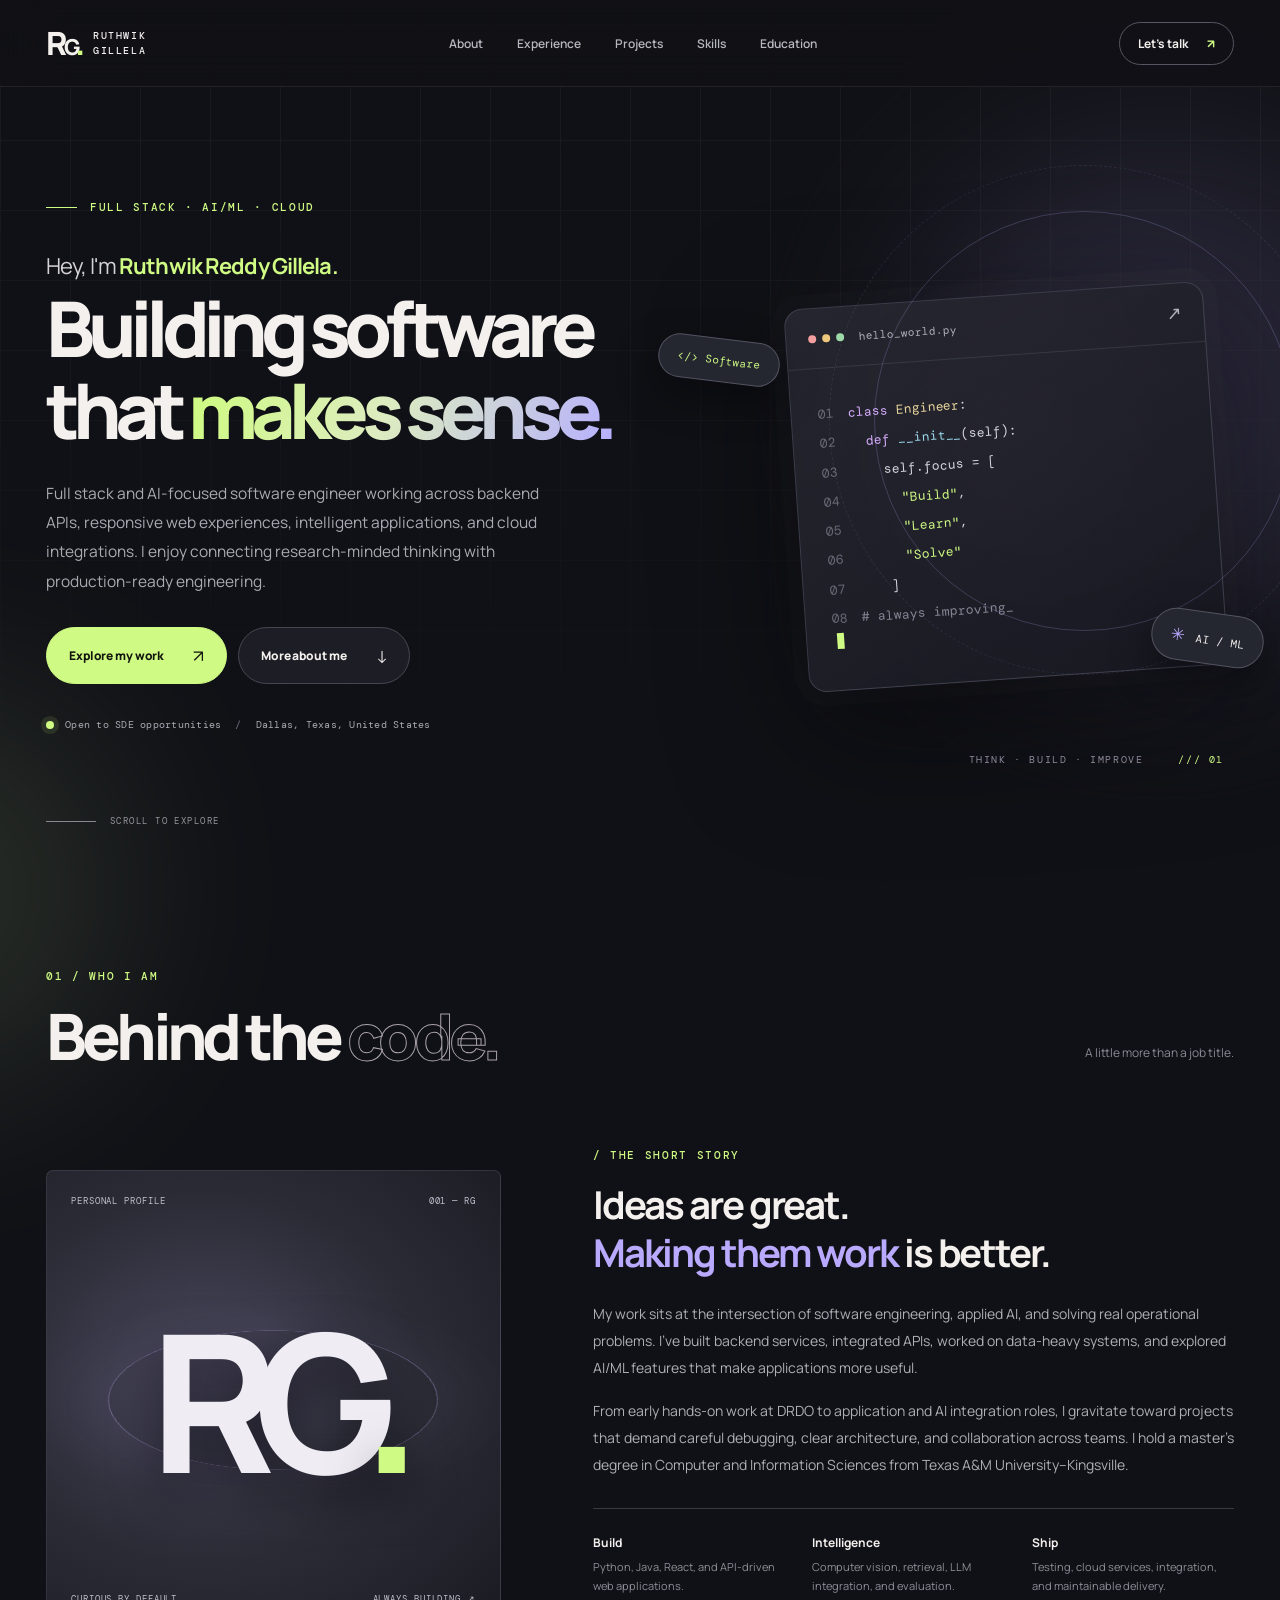
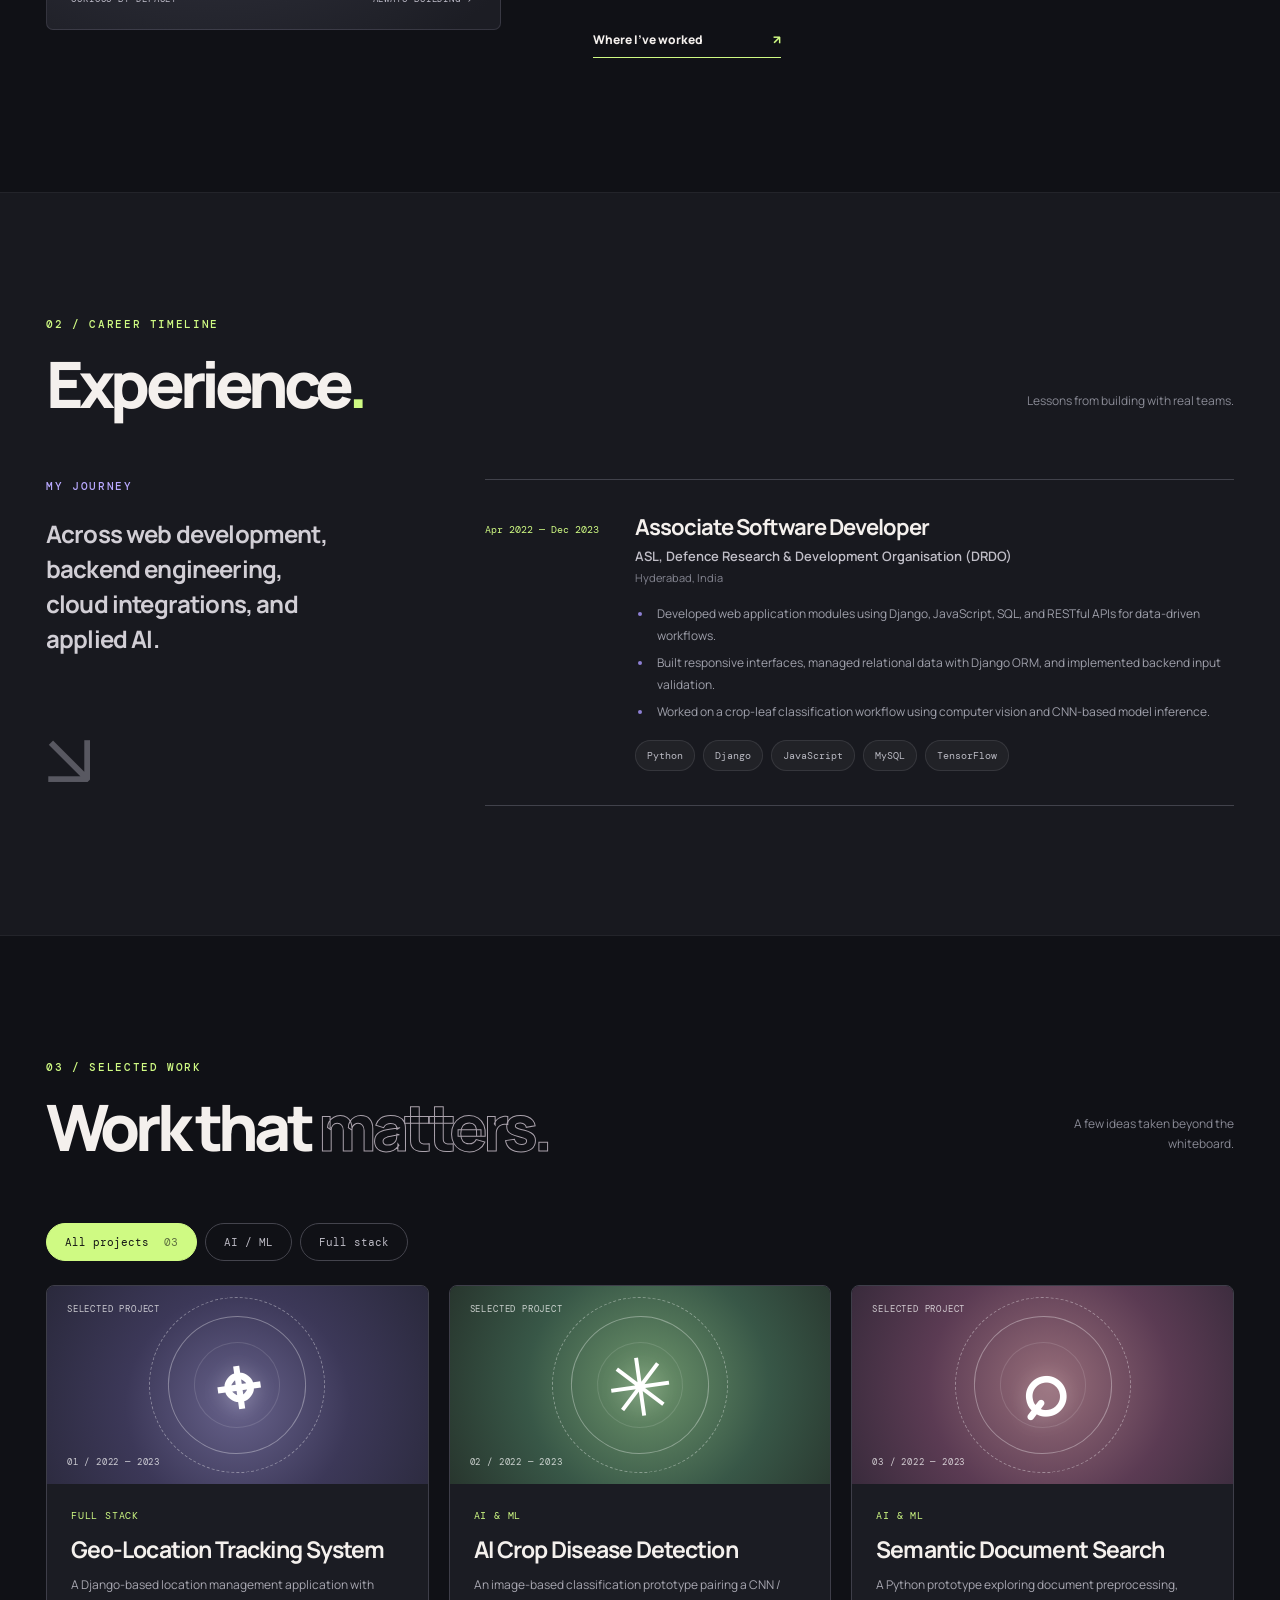
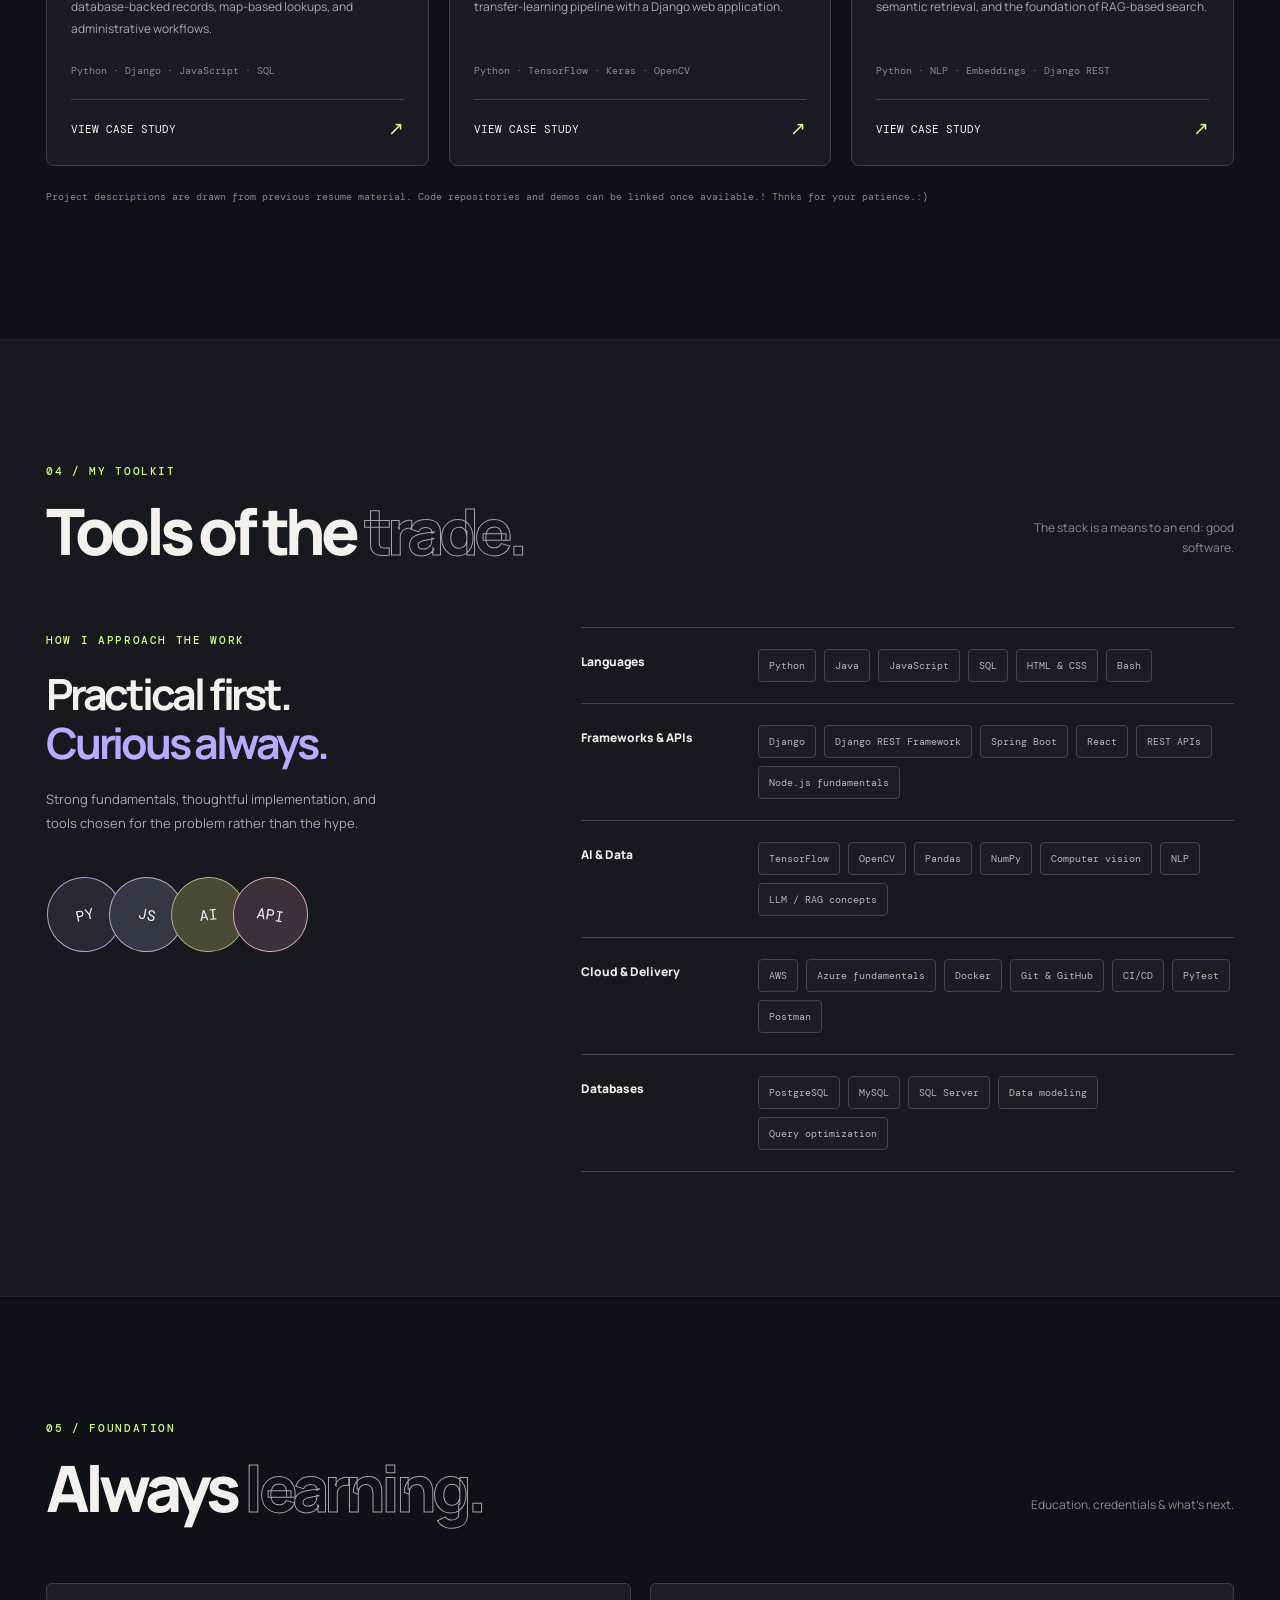
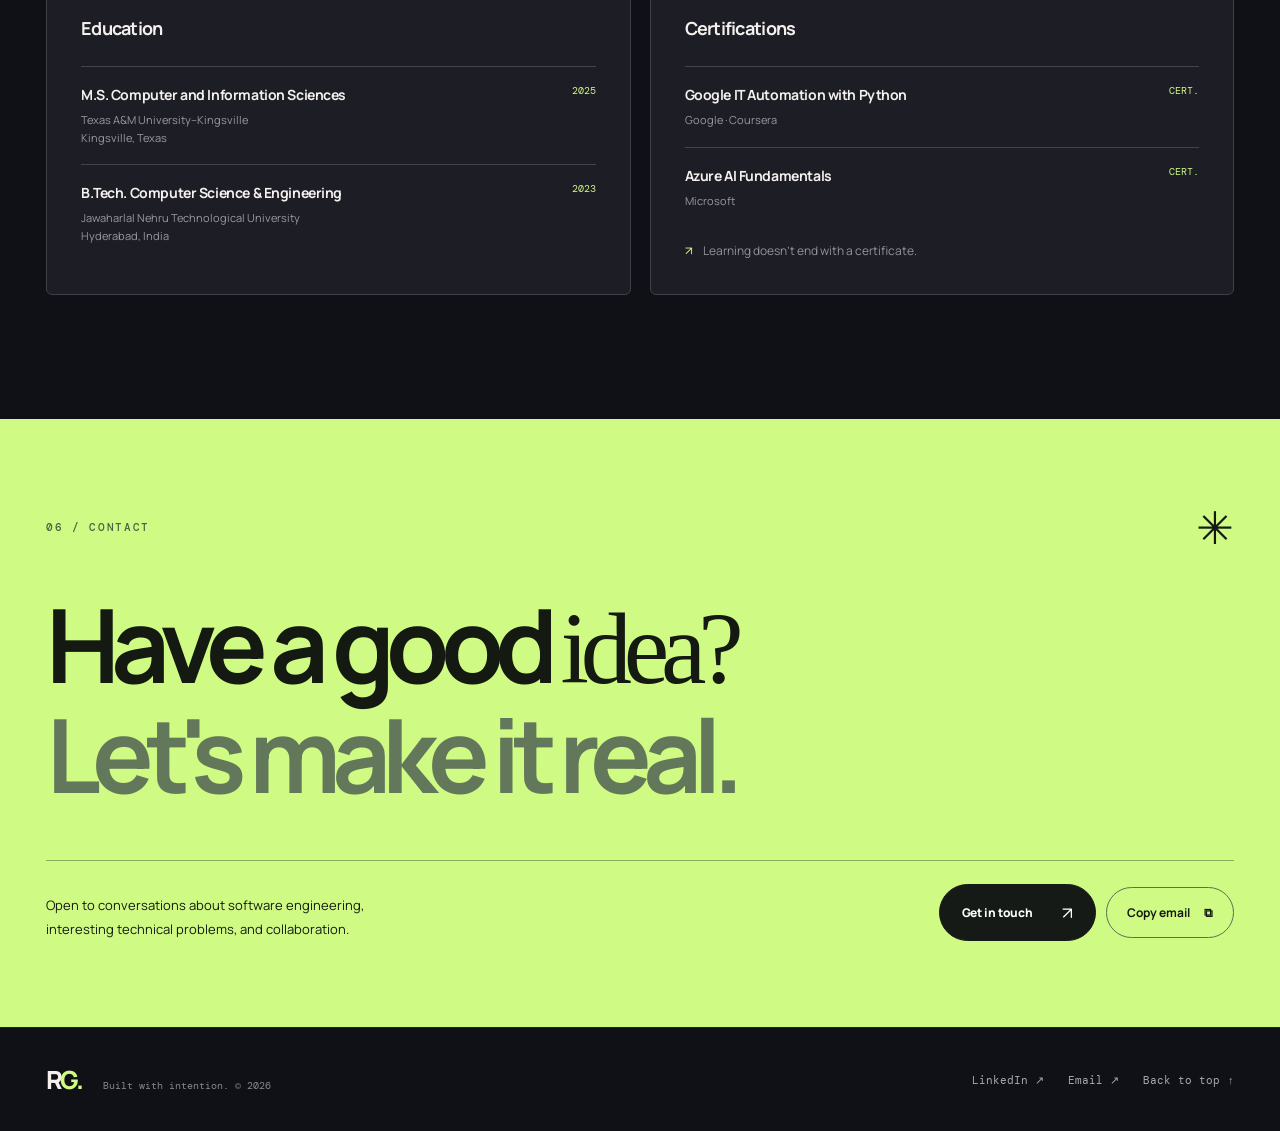
<file: index.html>
<!doctype html>
<html lang="en">
<head>
  <meta charset="UTF-8" />
  <meta name="viewport" content="width=device-width, initial-scale=1" />
  <meta name="theme-color" content="#101116" />
  <meta name="description" content="Ruthwik Reddy Gillela — full stack and AI engineer. Selected experience, projects, skills, and a way to connect." />
  <meta property="og:type" content="website" />
  <meta property="og:title" content="Ruthwik Reddy Gillela — Software Engineer & AI Developer" />
  <meta property="og:description" content="Engineering useful products at the intersection of software, AI, and cloud." />
  <title>Ruthwik Reddy Gillela — Portfolio</title>
  <link rel="preconnect" href="https://fonts.googleapis.com">
  <link rel="preconnect" href="https://fonts.gstatic.com" crossorigin>
  <link href="https://fonts.googleapis.com/css2?family=DM+Mono:wght@400;500&family=DM+Sans:wght@400;500;600;700&family=Manrope:wght@400;500;600;700;800&display=swap" rel="stylesheet">
  <link rel="stylesheet" href="style.css" />
  <script src="data.js" defer></script>
  <script src="script.js" defer></script>
</head>
<body>
  <a class="skip-link" href="#main">Skip to content</a>
  <div class="ambient ambient-one" aria-hidden="true"></div>
  <div class="ambient ambient-two" aria-hidden="true"></div>
  <div class="grid-overlay" aria-hidden="true"></div>

  <header class="site-header" id="top">
    <nav class="nav shell" aria-label="Main navigation">
      <a href="#top" class="brand" aria-label="Ruthwik Reddy Gillela home"><span class="brand-logo">R<span class="brand-small">G</span><span class="brand-dot">.</span></span><span class="brand-text">RUTHWIK<br>GILLELA</span></a>
      <button id="menuToggle" class="menu-toggle" type="button" aria-label="Open menu" aria-expanded="false" aria-controls="navLinks"><span></span><span></span><span></span></button>
      <div class="nav-links" id="navLinks">
        <a href="#about">About</a>
        <a href="#experience">Experience</a>
        <a href="#projects">Projects</a>
        <a href="#skills">Skills</a>
        <a href="#education">Education</a>
      </div>
      <a class="nav-cta" href="contact.html">Let's talk <span aria-hidden="true">↗</span></a>
    </nav>
  </header>

  <main id="main">
    <section class="hero shell" aria-labelledby="heroTitle">
      <div class="hero-copy">
        <div class="eyebrow"><span class="eyebrow-line"></span><span id="heroEyebrow">FULL STACK · AI/ML · CLOUD</span></div>
        <p class="hero-pretitle">Hey, I'm <span>Ruthwik Reddy Gillela.</span></p>
        <h1 id="heroTitle">Building software<br>that <span class="gradient-text">makes sense.</span></h1>
        <p class="hero-description" id="heroDescription">I bring thoughtful engineering to ambitious ideas, from API design and web interfaces to AI-powered workflows.</p>
        <div class="hero-actions"><a class="button button-primary" href="#projects">Explore my work <span aria-hidden="true">↗</span></a><a class="button button-secondary" href="#about">More about me <span aria-hidden="true">↓</span></a></div>
        <div class="hero-meta"><span class="availability-dot"></span><span id="availability">Open to software engineering opportunities</span><span class="meta-divider">/</span><span id="location">Texas, United States</span></div>
      </div>
      <div class="hero-art" aria-hidden="true">
        <div class="hero-art-grid" aria-hidden="true"></div>
        <div class="glass-card code-card">
          <div class="code-header"><div class="code-dots"><b></b><b></b><b></b></div><span>hello_world.py</span><span class="code-header-icon">↗</span></div>
          <div class="code-body"><div class="code-row"><span class="line-num">01</span><span><span class="code-magenta">class</span> <span class="code-yellow">Engineer</span>:</span></div><div class="code-row"><span class="line-num">02</span><span>  <span class="code-magenta">def</span> <span class="code-blue">__init__</span>(self):</span></div><div class="code-row"><span class="line-num">03</span><span>    self.focus = [</span></div><div class="code-row"><span class="line-num">04</span><span>      <span class="code-green">"Build"</span>,</span></div><div class="code-row"><span class="line-num">05</span><span>      <span class="code-green">"Learn"</span>,</span></div><div class="code-row"><span class="line-num">06</span><span>      <span class="code-green">"Solve"</span></span></div><div class="code-row"><span class="line-num">07</span><span>    ]</span></div><div class="code-row"><span class="line-num">08</span><span class="code-muted"># always improving_</span><span class="cursor"></span></span></div></div>
        </div>
        <div class="orbit-ring ring-one" aria-hidden="true"></div><div class="orbit-ring ring-two" aria-hidden="true"></div>
        <div class="floating-chip chip-one">&lt;/&gt; Software</div><div class="floating-chip chip-two"><span class="chip-star">✳</span> AI / ML</div>
        <div class="hero-art-caption">THINK · BUILD · IMPROVE <span>/// 01</span></div>
      </div>
      <div class="scroll-prompt"><span class="scroll-line"></span><span>SCROLL TO EXPLORE</span></div>
    </section>

    <section class="section shell" id="about" aria-labelledby="aboutTitle">
      <div class="section-heading"><div><span class="section-index">01 / WHO I AM</span><h2 id="aboutTitle">Behind the <span class="outlined-word">code.</span></h2></div><p class="section-kicker">A little more than a job title.</p></div>
      <div class="about-layout">
        <div class="about-portrait" aria-hidden="true">
          <div class="portrait-top"><span>PERSONAL PROFILE</span><span>001 — RG</span></div>
          <div class="portrait-center"><span class="portrait-initials">RG<span>.</span></span><span class="portrait-orbit"></span></div>
          <div class="portrait-bottom"><span>CURIOUS BY DEFAULT</span><span>ALWAYS BUILDING ↗</span></div>
        </div>
        <div class="about-detail"><span class="mini-eyebrow">/ THE SHORT STORY</span><h3 id="aboutLead">Ideas are great.<br><em>Making them work</em> is better.</h3><div id="aboutParagraphs"></div><div class="about-focus" id="focusItems"></div><a class="inline-link" href="#experience">Where I've worked <span aria-hidden="true">↗</span></a></div>
      </div>
    </section>

    <section class="section section-panel" id="experience" aria-labelledby="experienceTitle">
      <div class="shell"><div class="section-heading"><div><span class="section-index">02 / CAREER TIMELINE</span><h2 id="experienceTitle">Experience<span class="accent-period">.</span></h2></div><p class="section-kicker">Lessons from building with real teams.</p></div>
        <div class="experience-layout"><div class="experience-intro"><p class="small-overline">MY JOURNEY</p><p>Across web development, backend engineering, cloud integrations, and applied AI.</p><div class="experience-decoration" aria-hidden="true">↘</div></div><div class="experience-list" id="experienceList"></div></div>
      </div>
    </section>

    <section class="section shell" id="projects" aria-labelledby="projectsTitle">
      <div class="section-heading"><div><span class="section-index">03 / SELECTED WORK</span><h2 id="projectsTitle">Work that <span class="outlined-word">matters.</span></h2></div><p class="section-kicker">A few ideas taken beyond the whiteboard.</p></div>
      <fieldset class="project-controls">
        <legend class="sr-only">Filter projects</legend>
        <button type="button" class="filter-button active" data-filter="All" aria-pressed="true">All projects <span>03</span></button>
        <button type="button" class="filter-button" data-filter="AI & ML" aria-pressed="false">AI / ML</button>
        <button type="button" class="filter-button" data-filter="Full Stack" aria-pressed="false">Full stack</button>
      </fieldset>
      <div class="projects-grid" id="projectsGrid"></div>
      <p class="project-caption">Project descriptions are drawn from previous resume material. Code repositories and demos can be linked once available.! Thnks for your patience.:)</p>
    </section>

    <section class="section section-panel" id="skills" aria-labelledby="skillsTitle">
      <div class="shell"><div class="section-heading"><div><span class="section-index">04 / MY TOOLKIT</span><h2 id="skillsTitle">Tools of the <span class="outlined-word">trade.</span></h2></div><p class="section-kicker">The stack is a means to an end: good software.</p></div>
        <div class="skills-layout"><div class="skills-feature"><span class="mini-eyebrow">HOW I APPROACH THE WORK</span><h3>Practical first.<br><span>Curious always.</span></h3><p>Strong fundamentals, thoughtful implementation, and tools chosen for the problem rather than the hype.</p><div class="stack-orbit" aria-hidden="true"><span>PY</span><span>JS</span><span>AI</span><span>API</span></div></div><div class="skills-groups" id="skillsGroups"></div></div>
      </div>
    </section>

    <section class="section shell" id="education" aria-labelledby="educationTitle">
      <div class="section-heading"><div><span class="section-index">05 / FOUNDATION</span><h2 id="educationTitle">Always <span class="outlined-word">learning.</span></h2></div><p class="section-kicker">Education, credentials & what's next.</p></div>
      <div class="education-grid"><div class="education-panel"><h3>Education</h3><div id="educationItems"></div></div><div class="education-panel"><h3>Certifications</h3><div id="certificationItems"></div><div class="edu-bottom-note"><span>↗</span> Learning doesn't end with a certificate.</div></div></div>
    </section>

    <section class="contact-section" id="contact" aria-labelledby="contactTitle"><div class="shell contact-inner"><div class="contact-top"><span class="section-index">06 / CONTACT</span><span class="contact-sparkle">✳</span></div><h2 id="contactTitle">Have a good <em>idea?</em><br><span>Let's make it real.</span></h2><div class="contact-bottom"><p>Open to conversations about software engineering, interesting technical problems, and collaboration.</p><div class="contact-actions"><a id="emailButton" class="button button-dark" href="contact.html">Get in touch <span aria-hidden="true">↗</span></a><button class="copy-button" id="copyEmail" type="button" title="Copy email address">Copy email <span aria-hidden="true">⧉</span></button></div></div></div></section>
  </main>

  <footer class="site-footer"><div class="shell footer-inner"><div class="footer-brand">R<span>G.</span> <small>Built with intention. © <span id="copyrightYear"></span></small></div><div class="footer-links"><a id="footerLinkedin" href="https://www.linkedin.com/in/ruthwik-reddy-gillela/" target="_blank" rel="noopener noreferrer">LinkedIn ↗</a><a id="footerEmail" href="mailto:ruthwikreddy2002@gmail.com">Email ↗</a><a href="#top">Back to top ↑</a></div></div></footer>

<dialog id="projectDialog" class="project-dialog" aria-labelledby="dialogTitle"><button id="dialogClose" type="button" class="dialog-close" aria-label="Close project details">×</button><div id="dialogContent"></div></dialog>
  <div class="toast" id="toast" role="status" aria-live="polite"></div>
</body>
</html>
</file>
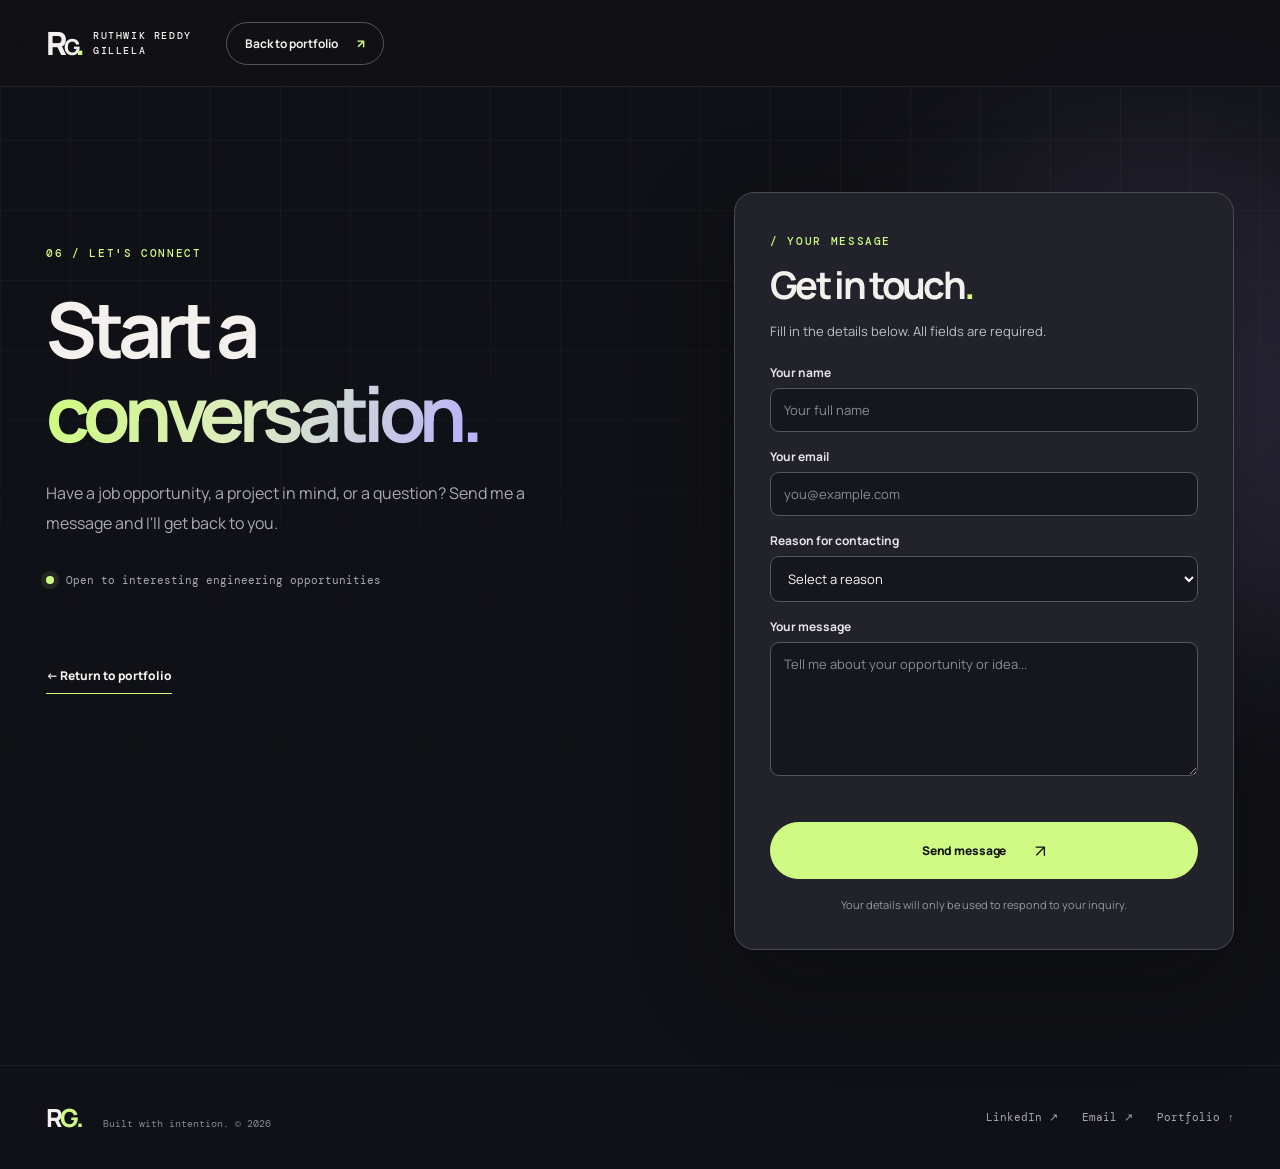
<file: contact.html>
<!doctype html>
<html lang="en">
<head>
  <meta charset="UTF-8" />
  <meta name="viewport" content="width=device-width, initial-scale=1" />
  <meta name="theme-color" content="#101116" />
  <meta name="description" content="Contact Ruthwik Reddy Gillela about engineering roles, projects, and collaborations." />
  <title>Get in Touch — Ruthwik Reddy Gillela</title>
  <link rel="preconnect" href="https://fonts.googleapis.com" />
  <link rel="preconnect" href="https://fonts.gstatic.com" crossorigin />
  <link href="https://fonts.googleapis.com/css2?family=DM+Mono:wght@400;500&family=DM+Sans:wght@400;500;600;700&family=Manrope:wght@400;500;600;700;800&display=swap" rel="stylesheet" />
  <link rel="stylesheet" href="style.css" />
  <script src="contact.js" defer></script>
</head>
<body class="contact-page">
  <a class="skip-link" href="#main">Skip to content</a>
  <div class="ambient ambient-one" aria-hidden="true"></div>
  <div class="grid-overlay" aria-hidden="true"></div>
  <header class="site-header" id="top">
    <nav class="nav shell" aria-label="Main navigation">
      <a href="index.html" class="brand" aria-label="Ruthwik Reddy Gillela home"><span class="brand-logo">R<span class="brand-small">G</span><span class="brand-dot">.</span></span><span class="brand-text">RUTHWIK REDDY<br>GILLELA</span></a>
      <a class="nav-cta" href="index.html">Back to portfolio <span aria-hidden="true">↗</span></a>
    </nav>
  </header>
  <main id="main" class="shell contact-page-main">
    <div class="contact-page-intro">
      <span class="section-index">06 / LET'S CONNECT</span>
      <h1>Start a <span class="gradient-text">conversation.</span></h1>
      <p>Have a job opportunity, a project in mind, or a question? Send me a message and I'll get back to you.</p>
      <div class="contact-page-note"><span class="availability-dot" aria-hidden="true"></span> Open to interesting engineering opportunities</div>
      <a class="inline-link" href="index.html">← Return to portfolio</a>
    </div>
    <div class="contact-page-card">
      <div class="contact-dialog-head">
        <span class="mini-eyebrow">/ YOUR MESSAGE</span>
        <h2>Get in touch<span class="accent-period">.</span></h2>
        <p>Fill in the details below. All fields are required.</p>
      </div>
      <!-- Replace YOUR_FORM_ID with the form ID from your Formspree dashboard. -->
      <form id="contactForm" action="https://formspree.io/f/xdeeaaeg" method="POST">
        <div class="contact-form-field"><label for="visitorName">Your name</label><input id="visitorName" name="name" type="text" autocomplete="name" maxlength="120" placeholder="Your full name" required /></div>
        <div class="contact-form-field"><label for="visitorEmail">Your email</label><input id="visitorEmail" name="email" type="email" autocomplete="email" maxlength="254" placeholder="you@example.com" required /></div>
        <div class="contact-form-field"><label for="visitorReason">Reason for contacting</label><select id="visitorReason" name="reason" required><option value="" disabled selected>Select a reason</option><option value="Job opportunity">Job opportunity</option><option value="Freelance project">Freelance project</option><option value="Collaboration">Collaboration</option><option value="General question">General question</option></select></div>
        <div class="contact-form-field"><label for="visitorMessage">Your message</label><textarea id="visitorMessage" name="message" rows="6" maxlength="5000" placeholder="Tell me about your opportunity or idea..." required></textarea></div>
        <input type="hidden" name="_subject" value="New contact request from Ruthwik's portfolio" />
        <p id="contactFormStatus" class="contact-form-status" role="status" aria-live="polite"></p>
        <button id="contactSubmit" class="button button-primary contact-submit" type="submit">Send message <span aria-hidden="true">↗</span></button>
        <p class="contact-privacy">Your details will only be used to respond to your inquiry.</p>
      </form>
    </div>
  </main>
  <footer class="site-footer"><div class="shell footer-inner"><div class="footer-brand">R<span>G.</span> <small>Built with intention. © <span id="copyrightYear"></span></small></div><div class="footer-links"><a href="https://www.linkedin.com/in/ruthwik-reddy-g/" target="_blank" rel="noopener noreferrer">LinkedIn ↗</a><a href="mailto:ruthwikreddy2002@gmail.com">Email ↗</a><a href="index.html">Portfolio ↑</a></div></div></footer>
</body>
</html>
</file>
<file: style.css>
:root{color-scheme:dark;--bg:#101116;--bg2:#16171d;--panel:#1b1c23;--white:#f4f0ed;--muted:#aaaab3;--subtle:#797b86;--border:#383943;--lime:#cffa83;--lav:#b9a9ff;--peach:#f5b9ab;--font:'Manrope','DM Sans',system-ui,sans-serif;--mono:'DM Mono',ui-monospace,SFMono-Regular,monospace}
*{box-sizing:border-box}html{scroll-behavior:smooth;scroll-padding-top:90px}body{margin:0;background:var(--bg);color:var(--white);font-family:var(--font);-webkit-font-smoothing:antialiased;overflow-x:hidden}a{color:inherit;text-decoration:none}button{font:inherit}button,a{ -webkit-tap-highlight-color:transparent}button:focus-visible,a:focus-visible{outline:2px solid var(--lime);outline-offset:4px}::selection{background:#cffa83;color:#101116}.shell{width:min(1240px,calc(100% - 92px));margin-inline:auto}.skip-link{position:absolute;top:-80px;left:20px;z-index:100;background:var(--lime);color:#101116;padding:12px 16px}.skip-link:focus{top:15px}.ambient{pointer-events:none;position:absolute;filter:blur(95px);opacity:.21;z-index:-1}.ambient-one{width:500px;height:500px;right:-130px;top:150px;background:#887ab8;border-radius:50%}.ambient-two{width:370px;height:400px;left:-250px;top:690px;background:#7d9164;border-radius:50%}.grid-overlay{position:absolute;pointer-events:none;inset:0 0 auto;height:930px;opacity:.16;background-image:linear-gradient(#4c4c53 1px,transparent 1px),linear-gradient(90deg,#4c4c53 1px,transparent 1px);background-size:70px 70px;mask-image:linear-gradient(to bottom,#000 10%,transparent 88%);z-index:-1}
.site-header{position:sticky;top:0;z-index:50;background:rgba(16,17,22,.88);backdrop-filter:blur(25px);border-bottom:1px solid #ffffff13}.nav{height:86px;display:flex;align-items:center;gap:34px}.brand{display:flex;align-items:center;gap:13px;flex-shrink:0}.brand-logo{font-family:var(--font);font-size:32px;letter-spacing:-5px;font-weight:800;position:relative}.brand-small{font-size:22px;margin-left:2px}.brand-dot,.accent-period{color:var(--lime)}.brand-text{font-family:var(--mono);font-size:10px;letter-spacing:.16em;line-height:1.5;font-weight:500}.nav-links{display:flex;gap:34px;align-items:center;margin:auto}.nav-links a{font-size:12px;color:#b8b7bf;font-weight:600;transition:color .2s}.nav-links a:hover{color:white}.nav-cta{border:1px solid #555661;border-radius:99px;padding:12px 18px;font-size:12px;font-weight:700;transition:.2s}.nav-cta span{margin-left:17px;color:var(--lime)}.nav-cta:hover{border-color:var(--lime);background:#ffffff08}.menu-toggle{display:none;background:none;border:0;padding:10px}.menu-toggle span{display:block;background:white;height:2px;width:24px;margin:5px 0}
.hero{min-height:710px;padding:113px 0 64px;display:grid;grid-template-columns:1.08fr .92fr;gap:40px;align-items:center;position:relative}.hero-copy{padding-bottom:50px;z-index:2}.eyebrow,.section-index,.mini-eyebrow,.small-overline{font-family:var(--mono);font-size:11px;letter-spacing:.15em;color:var(--lime);font-weight:500}.eyebrow{display:flex;gap:13px;align-items:center}.eyebrow-line{height:1px;width:31px;background:var(--lime)}.hero-pretitle{font-size:22px;margin:37px 0 6px;color:#d5d3d7;letter-spacing:-.04em}.hero-pretitle span{color:var(--lime);font-weight:700}.hero h1{font-size:clamp(58px,6vw,93px);line-height:1.065;letter-spacing:-.092em;margin:0;font-weight:800;max-width:830px}.gradient-text{background:linear-gradient(110deg,var(--lime) 5%,#ddecc0 47%,#b7b1fd 98%);color:transparent;background-clip:text;-webkit-background-clip:text}.hero-description{font-size:15.5px;line-height:1.9;color:var(--muted);max-width:525px;margin:28px 0 31px}.hero-actions{display:flex;gap:11px;flex-wrap:wrap}.button{border-radius:100px;display:inline-flex;align-items:center;justify-content:space-between;gap:29px;padding:16px 22px;font-size:12px;font-weight:800;letter-spacing:-.01em;transition:transform .2s,background .2s,border-color .2s}.button:hover{transform:translateY(-3px)}.button span{font-size:17px;font-weight:400}.button-primary{background:var(--lime);color:#12150e;border:1px solid var(--lime)}.button-primary:hover{background:#e1ffb7}.button-secondary{background:#1d1e25;color:var(--white);border:1px solid #454650}.button-secondary:hover{border-color:var(--lav)}.hero-meta{display:flex;align-items:center;gap:11px;font-family:var(--mono);font-size:10px;letter-spacing:.025em;color:var(--muted);margin-top:34px;flex-wrap:wrap}.availability-dot{width:8px;height:8px;border-radius:50%;background:var(--lime);box-shadow:0 0 0 5px #cffa831a}.meta-divider{margin:0 3px;color:#71717c}.hero-art{height:580px;position:relative;isolation:isolate}.hero-art:before{content:"";position:absolute;width:390px;height:390px;right:21px;top:80px;border-radius:50%;background:radial-gradient(circle,#b6a6ff45 0%,#9d8aff0f 48%,transparent 71%);filter:blur(19px)}.hero-art-grid{position:absolute;width:410px;height:440px;right:0;top:55px;background-image:linear-gradient(45deg,#8f84bc22 1px,transparent 1px),linear-gradient(-45deg,#8f84bc22 1px,transparent 1px);background-size:35px 35px;mask-image:radial-gradient(ellipse at center,#000,transparent 70%)}.code-card{position:absolute;top:94px;right:18px;width:min(420px,100%);border:1px solid #67647970;border-radius:18px;background:linear-gradient(150deg,#282832e8,#171820f5);box-shadow:0 40px 130px #05050885,0 0 0 14px #ffffff03;transform:rotate(-4deg);overflow:hidden;animation:floaty 8s ease-in-out infinite}.code-header{height:60px;display:flex;align-items:center;gap:15px;border-bottom:1px solid #ffffff18;padding:0 22px;color:#b2b0bb;font:11px var(--mono)}.code-dots{display:flex;gap:6px}.code-dots b{width:8px;height:8px;border-radius:100%;background:#f49f9f}.code-dots b:nth-child(2){background:#ecc77c}.code-dots b:nth-child(3){background:#9ddaa8}.code-header-icon{margin-left:auto;font-size:18px}.code-body{padding:31px 26px 41px;font:13px/2.25 var(--mono);color:#d8d7df}.code-row{display:grid;grid-template-columns:30px 1fr;white-space:pre}.line-num{color:#686a75}.code-magenta{color:#d8aeff}.code-yellow{color:#e9d69c}.code-blue{color:#9cd9ed}.code-green{color:#cffa83}.code-muted{color:#858595}.cursor{display:inline-block;width:7px;height:16px;vertical-align:-3px;background:var(--lime);margin-left:4px;animation:blink 1s steps(1) infinite}.orbit-ring{position:absolute;border:1px solid #b6adff38;border-radius:50%;pointer-events:none}.ring-one{width:420px;height:420px;right:-60px;top:10px}.ring-two{width:510px;height:510px;right:-105px;top:-36px;border-style:dashed;opacity:.5}.floating-chip{position:absolute;background:#242630;border:1px solid #535361;border-radius:99px;padding:14px 18px;box-shadow:0 15px 40px #03030565;font:11px var(--mono);white-space:nowrap;z-index:2}.chip-one{left:-48px;top:137px;color:var(--lime);transform:rotate(7deg)}.chip-two{right:-30px;bottom:117px;transform:rotate(8deg)}.chip-star{color:var(--lav);font-size:17px;margin-right:5px}.hero-art-caption{position:absolute;right:10px;bottom:15px;display:flex;gap:35px;font:10px var(--mono);letter-spacing:.16em;color:#8d8a99}.hero-art-caption span{color:var(--lime)}.scroll-prompt{position:absolute;left:0;bottom:18px;display:flex;align-items:center;gap:14px;font:9px var(--mono);letter-spacing:.16em;color:#97949e}.scroll-line{height:1px;width:50px;background:#888792}
.section{padding-top:118px;padding-bottom:124px;scroll-margin-top:40px}.section-heading{display:flex;align-items:end;justify-content:space-between;gap:30px;margin-bottom:60px}.section-heading h2{font-size:clamp(40px,5vw,69px);letter-spacing:-.075em;line-height:1.1;margin:16px 0 0;font-weight:800}.section-index{color:var(--lime)}.section-kicker{font-size:12px;color:#898a95;margin:0 0 8px;max-width:220px;text-align:right;line-height:1.7}.outlined-word{-webkit-text-stroke:1px #aaa2ac;color:transparent}.about-layout{display:grid;grid-template-columns:.83fr 1.17fr;gap:92px;align-items:center}.about-portrait{height:460px;border:1px solid #77758745;background:radial-gradient(ellipse at 35% 45%,#4a475d,#2a2b35 52%,#1c1d24 93%);border-radius:7px;display:flex;flex-direction:column;justify-content:space-between;overflow:hidden;position:relative}.about-portrait:after{content:"";position:absolute;inset:0;background:repeating-linear-gradient(0deg,transparent,transparent 47px,#ffffff09 48px),repeating-linear-gradient(90deg,transparent,transparent 47px,#ffffff09 48px);mask-image:radial-gradient(circle,#000,transparent 90%)}.portrait-top,.portrait-bottom{padding:24px;display:flex;justify-content:space-between;gap:12px;font:9px var(--mono);color:#c0becb;letter-spacing:.1em;z-index:2}.portrait-center{position:absolute;inset:0;display:grid;place-items:center}.portrait-initials{position:relative;z-index:2;letter-spacing:-.13em;font-size:clamp(120px,15vw,210px);font-weight:800;color:#efecf4;text-shadow:0 20px 50px #08060b99;line-height:1}.portrait-initials span{color:var(--lime)}.portrait-orbit{position:absolute;width:330px;height:330px;border:1px solid #c7b3fb66;border-radius:50%;transform:rotateX(65deg) rotateZ(-35deg);box-shadow:0 0 100px #b4a0e31a}.about-detail{padding:10px 0}.about-detail h3{font-size:clamp(28px,3vw,43px);line-height:1.25;letter-spacing:-.055em;margin:17px 0 23px}.about-detail h3 em{font-style:normal;color:var(--lav)}.about-detail p{font-size:14px;line-height:1.95;color:#adaeb6;margin:0 0 15px}.about-focus{display:grid;grid-template-columns:repeat(3,1fr);gap:17px;border-top:1px solid var(--border);margin-top:30px;padding-top:25px}.focus-item strong{display:block;font-size:12px;margin-bottom:7px}.focus-item p{font-size:11px;line-height:1.7;margin:0;color:#8d8f99}.inline-link{display:inline-flex;gap:70px;align-items:center;border-bottom:1px solid var(--lime);font-size:12px;font-weight:800;padding-bottom:9px;margin-top:35px}.inline-link span{color:var(--lime)}
.section-panel{background:#18191f;border-top:1px solid #ffffff0c;border-bottom:1px solid #ffffff0c}.experience-layout{display:grid;grid-template-columns:1fr 2.15fr;gap:90px}.experience-intro{position:relative}.small-overline{color:var(--lav);margin:0 0 17px}.experience-intro>p:nth-child(2){font-size:24px;line-height:1.45;font-weight:700;letter-spacing:-.035em;color:#d1ced5;max-width:290px}.experience-decoration{font-size:76px;color:#585861;margin-top:50px}.experience-list{border-top:1px solid #41424b}.experience-entry{display:grid;grid-template-columns:126px 1fr;gap:24px;padding:34px 0;border-bottom:1px solid #41424b;position:relative}.experience-date{font:10px/1.9 var(--mono);color:var(--lime);padding-top:6px;white-space:normal}.experience-title{font-size:22px;line-height:1.2;letter-spacing:-.045em;margin:0 0 6px}.experience-company{font-size:13px;color:#c1bfc8;font-weight:600}.experience-place{font-size:11px;color:#858692;margin-top:5px}.experience-points{margin:18px 0 16px;padding-left:18px;color:#9fa0ab;font-size:12px;line-height:1.85}.experience-points li{padding-left:4px;margin-bottom:5px}.experience-points li::marker{color:#8d7fd3}.tags{display:flex;gap:8px;flex-wrap:wrap}.tag{font:10px var(--mono);background:#ffffff0a;border:1px solid #ffffff18;color:#babac3;padding:8px 11px;border-radius:40px}
.project-controls{display:flex;gap:8px;margin:0 0 24px;padding:0;border:0;min-width:0;flex-wrap:wrap}.sr-only{position:absolute;width:1px;height:1px;padding:0;margin:-1px;overflow:hidden;clip:rect(0,0,0,0);white-space:nowrap;border:0}.filter-button{background:transparent;border:1px solid #44444d;color:#bcbac4;border-radius:99px;padding:11px 18px;font:11px var(--mono);cursor:pointer;transition:.2s}.filter-button span{margin-left:8px;opacity:.6}.filter-button:hover{border-color:var(--lav)}.filter-button.active{border-color:var(--lime);background:var(--lime);color:#151615}.projects-grid{display:grid;grid-template-columns:repeat(3,minmax(0,1fr));gap:20px}.project-card{display:flex;flex-direction:column;background:#1b1c23;border:1px solid #3e3e49;border-radius:8px;overflow:hidden;min-height:480px;transition:transform .22s,border-color .22s,box-shadow .22s}.project-card:hover{transform:translateY(-7px);border-color:#b2a6ee99;box-shadow:0 24px 60px #00000030}.project-visual{height:198px;position:relative;display:grid;place-items:center;overflow:hidden}.project-visual.lavender{background:radial-gradient(circle at 50% 60%,#67628b 0%,#3c3858 50%,#2a293c 100%)}.project-visual.lime{background:radial-gradient(circle at 52% 50%,#6d946b,#385747 55%,#28362e)}.project-visual.peach{background:radial-gradient(circle at 52% 50%,#976e7a,#5b3b53 55%,#392b3c)}.visual-top,.visual-bottom{position:absolute;left:20px;right:20px;display:flex;justify-content:space-between;font:9px var(--mono);letter-spacing:.09em;color:#ffffffbd}.visual-top{top:17px}.visual-bottom{bottom:16px}.visual-symbol{position:relative;z-index:1;width:138px;height:138px;border:1px solid #ffffff55;border-radius:50%;display:grid;place-items:center;color:white;font-size:76px;font-weight:700;text-shadow:0 2px 20px #ffffff44;transform:rotate(-8deg)}.visual-symbol:before,.visual-symbol:after{content:"";position:absolute;border:1px dashed #ffffff5c;border-radius:50%}.visual-symbol:before{inset:-20px}.visual-symbol:after{inset:25px;border-style:solid;opacity:.35}.visual-symbol.leaf{font-size:80px}.visual-symbol.search{font-size:81px}.project-copy{padding:25px 24px 24px;display:flex;flex-direction:column;flex:1}.project-category{color:var(--lime);font:10px var(--mono);letter-spacing:.08em}.project-copy h3{margin:13px 0 10px;letter-spacing:-.04em;font-size:23px;line-height:1.25}.project-copy p{font-size:12px;line-height:1.85;color:#a8a7b1;margin:0 0 22px}.project-tech{color:#858995;font:10px/1.7 var(--mono);margin-top:auto}.project-detail-button{padding:16px 0 0;margin-top:20px;background:none;border:0;border-top:1px solid #45434b;display:flex;align-items:center;justify-content:space-between;text-align:left;color:var(--white);font:11px var(--mono);cursor:pointer}.project-detail-button span{font-size:19px;color:var(--lime)}.project-caption{font:10px/1.7 var(--mono);color:#858591;margin-top:22px}
.skills-layout{display:grid;grid-template-columns:.8fr 1.2fr;gap:100px}.skills-feature h3{font-size:43px;letter-spacing:-.075em;line-height:1.15;margin:20px 0}.skills-feature h3 span{color:var(--lav)}.skills-feature>p{font-size:13px;line-height:1.85;color:var(--muted);max-width:355px}.stack-orbit{display:flex;align-items:center;margin-top:41px;padding-left:14px}.stack-orbit span{display:grid;place-items:center;width:75px;height:75px;border-radius:50%;border:1px solid #aaa3cd;background:#292834;font:15px var(--mono);color:#f5f2fe;margin-left:-13px;transform:rotate(-12deg)}.stack-orbit span:nth-child(2){background:#333844;border-color:#b0afca;transform:rotate(10deg)}.stack-orbit span:nth-child(3){background:#4a4a37;border-color:#a4b680;transform:rotate(-5deg)}.stack-orbit span:nth-child(4){background:#3c303b;border-color:#d4a7b9;transform:rotate(9deg)}.skill-group{display:grid;grid-template-columns:155px 1fr;gap:22px;border-top:1px solid #43434c;padding:21px 0}.skill-group:last-child{border-bottom:1px solid #43434c}.skill-group h4{font-size:12px;color:#eeeeef;margin:4px 0;font-weight:800}.skill-pills{display:flex;flex-wrap:wrap;gap:8px}.skill-pill{border:1px solid #46464f;border-radius:4px;color:#b5b4be;font:10px var(--mono);padding:9px 10px;background:#ffffff05}
.education-grid{display:grid;grid-template-columns:1fr 1fr;gap:19px}.education-panel{background:#1d1e25;border:1px solid #3e3f49;padding:32px 34px;min-height:305px;border-radius:6px}.education-panel>h3{font-size:18px;letter-spacing:-.04em;margin:0 0 26px}.edu-entry{border-top:1px solid #43444d;padding:17px 0 18px;display:flex;justify-content:space-between;gap:20px}.edu-entry h4{font-size:14px;letter-spacing:-.03em;line-height:1.5;margin:0 0 6px}.edu-entry p{font-size:11px;color:#9999a5;margin:0;line-height:1.6}.edu-date{font:10px var(--mono);color:var(--lime);white-space:nowrap}.edu-bottom-note{font-size:12px;color:#92939b;margin-top:15px}.edu-bottom-note span{color:var(--lime);margin-right:8px}
.contact-section{background:var(--lime);color:#141a11;padding:77px 0 86px}.contact-top{display:flex;justify-content:space-between;align-items:center}.contact-top .section-index{color:#4b6145}.contact-sparkle{font-size:45px}.contact-inner h2{font-size:clamp(54px,8vw,105px);letter-spacing:-.085em;line-height:1.02;margin:34px 0 54px}.contact-inner h2 em{font-style:normal;font-family:Georgia,serif;font-weight:400;letter-spacing:-.08em}.contact-inner h2 span{color:#63785a}.contact-bottom{display:flex;justify-content:space-between;gap:30px;align-items:end;border-top:1px solid #354b3270;padding-top:23px}.contact-bottom>p{font-size:13px;line-height:1.8;max-width:360px;margin:0}.contact-actions{display:flex;gap:10px;align-items:center}.button-dark{background:#161a17;color:white;border:1px solid #161a17}.button-dark:hover{background:#303730}.copy-button{padding:16px 20px;border:1px solid #5b7057;border-radius:99px;background:none;color:#141a11;cursor:pointer;font-size:12px;font-weight:700}.copy-button span{margin-left:12px}.site-footer{padding:34px 0;border-top:1px solid #ffffff10}.footer-inner{display:flex;align-items:center;justify-content:space-between;gap:25px}.footer-brand{font-weight:800;font-size:25px;letter-spacing:-.11em}.footer-brand>span{color:var(--lime)}.footer-brand small{font-size:10px;letter-spacing:0;font-family:var(--mono);font-weight:400;color:#878895;margin-left:20px}.footer-links{display:flex;gap:24px;font:11px var(--mono);color:#a8a9b2}.footer-links a:hover{color:var(--lime)}
.project-dialog{position:fixed;inset:auto;margin:auto;max-width:630px;width:calc(100% - 36px);max-height:calc(100dvh - 40px);background:#21222a;color:var(--white);border:1px solid #666573;border-radius:16px;padding:38px 42px 42px;box-shadow:0 25px 100px #050505c7;overflow-y:auto}.project-dialog::backdrop{background:#08090bbb;backdrop-filter:blur(8px)}.dialog-close{position:absolute;top:18px;right:21px;background:none;border:1px solid #585863;color:white;border-radius:50%;width:34px;height:34px;cursor:pointer;font-size:21px}.dialog-kicker{font:11px var(--mono);color:var(--lime)}.project-dialog h3{font-size:36px;letter-spacing:-.06em;margin:17px 0}.project-dialog p{font-size:13px;line-height:1.9;color:#bbb9c5}.project-dialog h4{font-size:13px;margin:25px 0 14px}.project-dialog ul{padding-left:22px;color:#bbb9c5;font-size:13px;line-height:1.8}.project-dialog li{margin-bottom:12px}.dialog-tags{margin:19px 0}.toast{position:fixed;bottom:28px;left:50%;transform:translate(-50%,15px);opacity:0;pointer-events:none;z-index:80;background:#e6ffd1;color:#141b12;border-radius:99px;padding:13px 22px;font:12px var(--mono);transition:.25s}.toast.show{opacity:1;transform:translate(-50%,0)}@keyframes floaty{50%{transform:rotate(-2deg) translateY(-10px)}}@keyframes blink{50%{opacity:0}}
@media(max-width:1120px){.shell{width:min(100% - 64px,1240px)}.nav-links{gap:20px}.hero h1{font-size:clamp(53px,6vw,77px)}.hero-art{height:510px}.code-card{width:360px;right:0}.chip-one{left:-10px}.about-layout{gap:50px}.experience-layout{gap:48px}.skills-layout{gap:40px}.projects-grid{gap:13px}.project-copy{padding:22px 19px}.project-copy h3{font-size:20px}}
@media(max-width:810px){.shell{width:min(100% - 42px,680px)}.nav{height:76px}.nav-cta{margin-left:auto}.menu-toggle{display:block;order:3}.nav-links{display:none;position:absolute;top:76px;left:0;right:0;padding:22px;background:#1b1c22;border-bottom:1px solid #44454c;flex-direction:column;align-items:flex-start;gap:18px}.nav-links.open{display:flex}.nav-links a{font-size:14px}.hero{grid-template-columns:1fr;padding-top:65px;min-height:auto;gap:0}.hero-copy{padding-bottom:0}.hero h1{max-width:620px}.hero-art{height:485px;width:min(510px,100%);margin:20px auto 0}.code-card{right:25px}.scroll-prompt{display:none}.section{padding-top:87px;padding-bottom:94px}.section-heading{margin-bottom:38px}.about-layout,.experience-layout,.skills-layout{grid-template-columns:1fr;gap:33px}.about-portrait{height:350px;max-width:500px;width:100%}.about-detail{padding:0}.experience-intro>p:nth-child(2){max-width:none;font-size:20px}.experience-decoration{display:none}.projects-grid{grid-template-columns:repeat(2,minmax(0,1fr))}.skills-feature{margin-bottom:10px}.stack-orbit{margin-top:27px}.education-grid{grid-template-columns:1fr}.contact-bottom{align-items:start;flex-direction:column}.contact-inner h2{margin-bottom:35px}}
@media(max-width:560px){.shell{width:calc(100% - 38px)}.brand-text{font-size:9px}.nav{gap:10px}.nav-cta{font-size:10px;padding:10px 12px}.nav-cta span{margin-left:6px}.hero{padding-top:46px}.hero-pretitle{font-size:18px;margin-top:28px}.hero h1{font-size:clamp(45px,11.2vw,67px);letter-spacing:-.088em}.hero-description{font-size:14px;line-height:1.8;margin:23px 0 26px}.button{padding:14px 17px;gap:14px}.hero-meta{line-height:1.9}.meta-divider{display:none}.hero-art{height:367px;margin-top:10px}.code-card{top:55px;right:12px;width:calc(100% - 45px)}.code-header{height:43px}.code-body{padding:19px 14px 26px;font-size:10px}.orbit-ring.ring-one{width:290px;height:290px;top:15px;right:-35px}.orbit-ring.ring-two{width:340px;height:340px;top:-5px;right:-65px}.chip-one{top:99px;left:0}.chip-two{bottom:45px;right:0}.floating-chip{font-size:9px;padding:10px 12px}.hero-art-caption{display:none}.section{padding-top:72px;padding-bottom:75px}.section-heading{display:block}.section-heading h2{font-size:clamp(39px,9vw,55px)}.section-kicker{max-width:none;text-align:left;margin:13px 0 0}.about-portrait{height:310px}.portrait-initials{font-size:145px}.about-detail h3{font-size:30px}.about-focus{gap:12px}.focus-item p{font-size:10px}.experience-entry{grid-template-columns:1fr;gap:3px;padding:28px 0}.experience-date{font-size:10px}.experience-title{font-size:22px}.projects-grid{grid-template-columns:1fr;gap:18px}.project-card{min-height:0}.project-visual{height:198px}.skills-feature h3{font-size:38px}.skill-group{grid-template-columns:1fr;gap:13px}.education-panel{padding:24px}.contact-section{padding:57px 0 65px}.contact-inner h2{font-size:clamp(46px,11vw,72px);margin-top:35px}.contact-actions{flex-wrap:wrap}.footer-inner{align-items:flex-start;flex-direction:column}.footer-brand small{margin-left:14px}.footer-links{gap:18px;flex-wrap:wrap}.project-dialog{padding:30px 25px}.project-dialog h3{font-size:28px}}
@media(prefers-reduced-motion:reduce){html{scroll-behavior:auto}.code-card,.cursor{animation:none}.button,.project-card,.toast{transition:none}}

/* Contact form popup: accessible and responsive. */
.contact-dialog{position:fixed;inset:auto;margin:auto;max-width:560px;width:calc(100% - 32px);max-height:calc(100dvh - 34px);overflow:auto;border-radius:20px;border:1px solid #666573;background:#21222a;color:#fafafc;padding:34px 34px 32px;box-shadow:0 25px 100px #050505c7}
.contact-dialog::backdrop{background:#08090bd9;backdrop-filter:blur(9px)}
.contact-dialog-head{padding-right:20px}.contact-dialog-head h2{font-size:clamp(34px,6vw,50px);letter-spacing:-.07em;margin:8px 0 10px}.contact-dialog-head p{color:#bdc0c7;font-size:13px;line-height:1.7;margin:0 0 22px}
.contact-dialog .mini-eyebrow{color:var(--lime)}
.contact-form-field{display:flex;flex-direction:column;gap:7px;margin:0 0 16px}
.contact-form-field label{font-size:12px;font-weight:700;color:#e6e6eb}
.contact-form-field input,.contact-form-field select,.contact-form-field textarea{width:100%;min-width:0;border:1px solid #555661;border-radius:9px;padding:12px 13px;background:#16171e;color:#fafafa;font:13px var(--sans,Arial,sans-serif);outline-offset:3px}
.contact-form-field input:focus,.contact-form-field select:focus,.contact-form-field textarea:focus{border-color:var(--lime);outline:2px solid #c4ff6a55}
.contact-form-field textarea{resize:vertical}.contact-form-field input::placeholder,.contact-form-field textarea::placeholder{color:#898b95}
.contact-form-status{min-height:1.5em;color:#cacbd2;font-size:12px;line-height:1.6;margin:0 0 12px}
.contact-form-status.error{color:#ffb6ac}.contact-form-status.success{color:var(--lime)}
.contact-submit{width:100%;justify-content:center;cursor:pointer}.contact-submit:disabled{opacity:.65;cursor:wait}
button#emailButton{font:inherit;cursor:pointer}
@media(max-width:560px){.contact-dialog{padding:28px 20px 24px}.contact-dialog .dialog-close{top:12px;right:12px}}

/* Standalone contact page */
.contact-page-main{min-height:calc(100dvh - 170px);padding-block:105px 115px;display:grid;grid-template-columns:1fr minmax(360px,500px);gap:clamp(35px,7vw,110px);align-items:start}
.contact-page-intro{padding-top:48px}.contact-page-intro h1{font-size:clamp(48px,6vw,82px);letter-spacing:-.08em;line-height:1.09;margin:25px 0}.contact-page-intro>p{color:var(--muted);font-size:16px;line-height:1.85;max-width:490px}.contact-page-note{display:flex;align-items:center;gap:12px;color:var(--muted);font:11px var(--mono);margin:34px 0 45px}.contact-page-card{background:#21222a;border:1px solid #494a56;border-radius:20px;padding:35px;box-shadow:0 30px 100px #05050555}.contact-page-card .contact-dialog-head h2{font-size:38px}.contact-privacy{color:#9697a2;font-size:11px;line-height:1.6;text-align:center;margin:17px 0 0}.contact-page-card .contact-form-field input,.contact-page-card .contact-form-field select,.contact-page-card .contact-form-field textarea{font-family:var(--font)}
@media(max-width:850px){.contact-page-main{grid-template-columns:1fr;padding-block:50px 85px;gap:30px}.contact-page-intro{padding-top:0}.contact-page-intro h1{max-width:660px}.contact-page-note{margin:20px 0}.contact-page-card{max-width:600px;width:100%}}
@media(max-width:560px){.contact-page-card{padding:26px 20px}.contact-page-intro h1{font-size:clamp(43px,11vw,62px)}}
</file>
